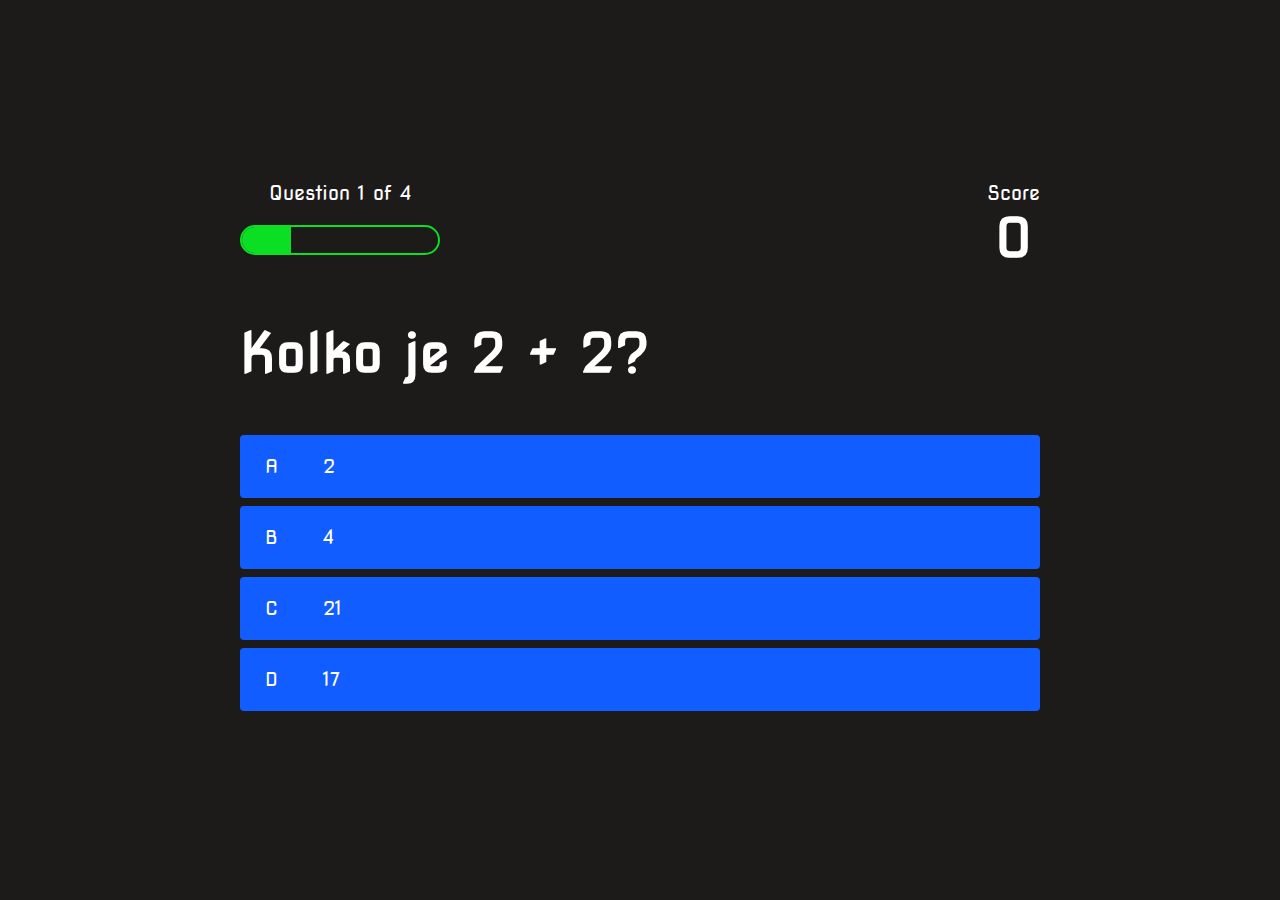
<file: game.html>
<!DOCTYPE html>
<html lang="en">

<head>
    <meta charset="UTF-8">
    <meta http-equiv="X-UA-Compatible" content="IE=edge">
    <meta name="viewport" content="width=device-width, initial-scale=1.0">
    <title>Quiz Page</title>
    <link rel="stylesheet" href="style.css">
    <link rel="stylesheet" href="game.css">
</head>

<body>
    <div class="container">
        <div id="game" class="justify-center flex-column">
            <div id="hud">

                <div class="hud-item">
                    <p id="progressText" class="hud-prefix">
                        Question
                    </p>
                    <div id="progressBar">
                        <div id="progressBarFull"></div>
                    </div>
                </div>
                <div class="hud-item">
                    <p class="hud-prefix">
                        Score
                    </p>
                    <h1 class="hud-main-text" id="score">
                        0
                    </h1>
                </div>
            </div>
            <h1 id="question">What is the answer to this question?</h1>
            <div class="choice-container">
                <p class="choice-prefix">A</p>
                <p class="choice-text" data-number="1">Choice 1</p>
            </div>

            <div class="choice-container">
                <p class="choice-prefix">B</p>
                <p class="choice-text" data-number="2">Choice 2</p>
            </div>

            <div class="choice-container">
                <p class="choice-prefix">C</p>
                <p class="choice-text" data-number="3">Choice 3</p>
            </div>

            <div class="choice-container">
                <p class="choice-prefix">D</p>
                <p class="choice-text" data-number="4">Choice 4</p>
            </div>
        </div>
    </div>

    <script src="game.js"></script>
</body>

</html>
</file>
<file: style.css>
@import url('https://fonts.googleapis.com/css2?family=Nova+Square&display=swap');


:root {
    background-color: rgb(29,26,26);
}

* {
    box-sizing: border-box;
    margin: 0;
    padding: 0;
    font-size: 62.5%;
    font-family: 'Nova Square', cursive;
}

h1 {
    font-size: 5.4rem;
    color: #fff;
    margin-bottom: 5rem;
}

h2 {
    font-size: 4.2rem;
    margin-bottom: 4rem;
}

.container {
    width: 100vw;
    height: 100vh;
    display: flex;
    justify-content: center;
    align-items: center;
    max-width: 80rem;
    margin: 0 auto;
    padding: 2rem;
}

.flex-column {
    display: flex;
    flex-direction: column;
}

.flex-center {
    justify-content: center;
    align-items: center;
}

.justify-center {
    justify-content: center;
}

.text-center {
    text-align: center;
}

.hidden {
    display: none;
}

.btn {
    font-size: 2.4rem;
    padding: 2rem 0;
    width: 30rem;
    text-align: center;
    margin-bottom: 1rem;
    text-decoration: none;
    color: rgb(28,26,26);
    background: linear-gradient(90deg, rgb(18,92,255) 0%, rgb(0,102,255) 100% );
    border-radius: 4px;
}

.btn:hover {
    cursor: pointer;
    box-shadow: 0 0.4rem 1.4rem 0 rgba(8,114,244,0.6);
    transition: transform 150ms;
    transform: scale(1.03);
}

.btn[disabled]:hover {
    cursor: not-allowed;
    box-shadow: none;
    transform: none;
}

#highscore-btn {
    background: linear-gradient(90deg, rgb(255,247,9) 0%, rgb(240,221,6) 100% );;
}

#highscore-btn:hover {
    box-shadow: 0 0.4rem 1.4rem 0 rgba(255,255,0,0.5);
}

.fa-crown {
    font-size: 2.5rem;
    margin-left: 1rem;
}

/* END page CSS*/

.end-form-container {
    width: 100%;
    display: flex;
    flex-direction: column;
    align-items: center;
    max-width: 30rem;
}

input {
    margin-bottom: 1rem;
    width: 20rem;
    padding: 1.5rem;
    font-size: 1.8rem;
    border: none;
    box-shadow: 0 0.1rem 1.4rem 0 rgba(86,185,235,0.5);

}
input::placeholder {
    color: #aaa;

}
#username {
    margin-bottom: 3rem;
    width: 100%;
    outline: none;
}

#end-text {
    font-size: 2.4rem;
    color: #fff;
    text-align: center;
}

#saveScoreBtn {
    border: none;
}

.fa-home {
    margin-left: 1rem;
    font-size: 2rem;
    color: rgb(28,26,26);
}
</file>
<file: game.css>
body {
    color: #fff;
}

.choice-container {
    display: flex;
    margin-bottom: 0.8rem;
    width: 100%;
    border-radius: 4px;
    background: rgb(18,93,255);
    font-size: 3rem;
    min-width: 80rem;
}

.choice-container:hover {
    cursor: pointer;
    box-shadow: 0 0.4rem 1.4rem 0 rgba(6,103,247,0.5);
    transform: scale(1.02);
    transition: transform 100ms;
}

.choice-prefix {
    padding: 2rem 2.5rem;
    color: #fff;
}

.choice-text {
    padding: 2rem;
    width: 100%;
}

.correct {
    background: linear-gradient(32deg,rgba(11,223,36) 0%, rgb(41,232,111) 100%);

}
.incorrect {
    background: linear-gradient(32deg,rgba(230,29,29,1) 0%, rgb(224,11,11,1) 100%);
}

#hud {
    display: flex;
    justify-content: space-between;
}
.hud-prefix {
    text-align: center;
    font-size: 2rem;
}

.hud-main-text {
    text-align: center;
}

#progressBar {
    width: 20rem;
    height: 3rem;
    border: 0.2rem solid rgba(11,223,36);
    margin-top: 2rem;
    border-radius: 50px;
    overflow: hidden;
}

#progressBarFull {
    height: 100%;
    background: rgba(11,223,36);
    width: 0;
}

@media screen and (max-width: 768px) {
    .choice-container {
        min-width: 40rem;
    }
}
</file>
